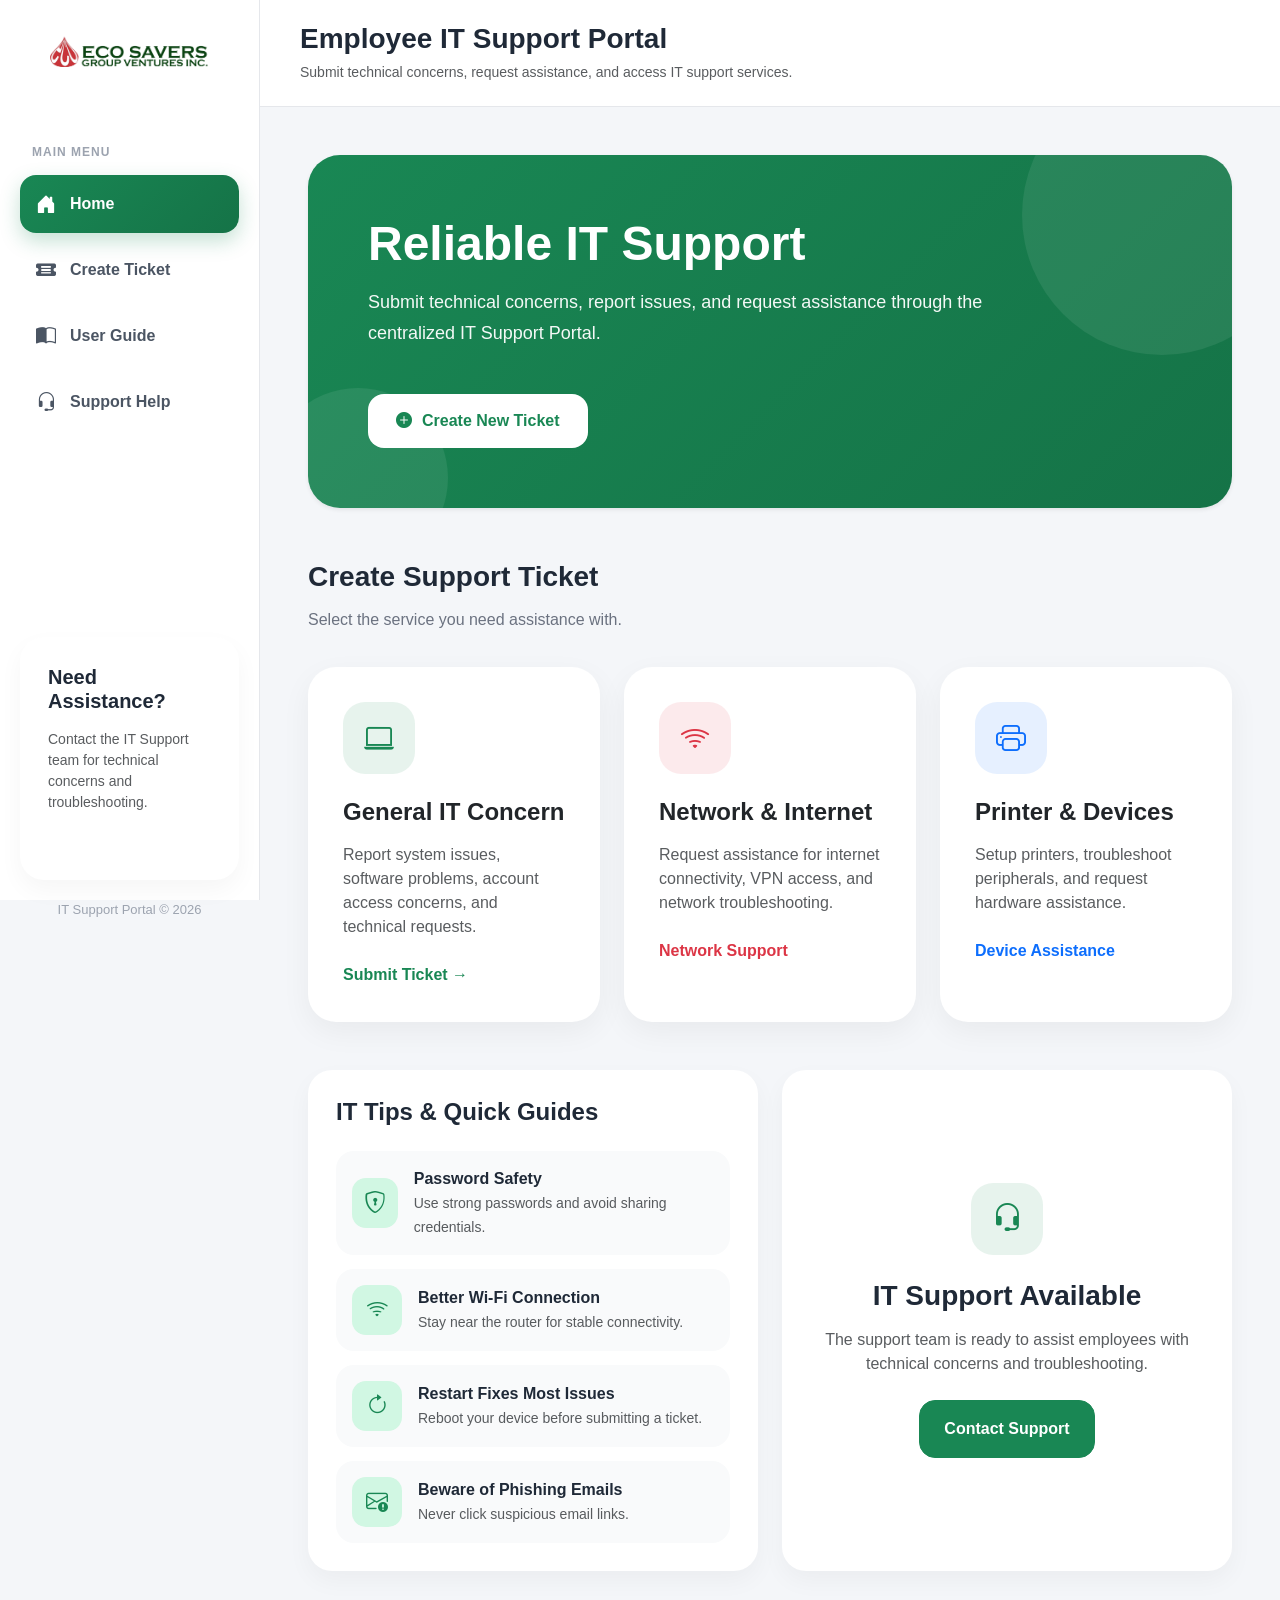
<file: index.html>
<!doctype html>
<html lang="en">
<head>

  <meta charset="utf-8">
  <meta name="viewport" content="width=device-width, initial-scale=1">

  <title>IT Support Portal</title>

  <!-- Bootstrap -->
  <link href="https://cdn.jsdelivr.net/npm/bootstrap@5.3.8/dist/css/bootstrap.min.css" rel="stylesheet">

  <!-- Bootstrap Icons -->
  <link rel="stylesheet" href="https://cdn.jsdelivr.net/npm/bootstrap-icons@1.11.3/font/bootstrap-icons.min.css">

  <!-- CSS -->
  <link rel="stylesheet" href="style.css">

</head>

<body>

  <!-- MOBILE HEADER -->

  <div class="mobile-header d-lg-none">

    <button class="menu-toggle" id="menuToggle">
      <i class="bi bi-list"></i>
    </button>

    <img
      src="img/logo.png"
      class="mobile-logo"
      alt="Logo"
    >

  </div>

  <!-- SIDEBAR -->

  <div class="sidebar" id="sidebarMenu">

    <div class="sidebar-top">

      <div class="logo-wrapper">

        <img
          src="img/logo.png"
          class="company-logo"
          alt="Company Logo"
        >

      </div>

      <div class="menu-title">
        Main Menu
      </div>

      <!-- HOME ACTIVE -->

      <a href="index.html" class="menu-link active">
        <i class="bi bi-house-door-fill"></i>
        <span>Home</span>
      </a>

      <!-- CREATE TICKET -->

      <a href="#create-ticket" class="menu-link">
        <i class="bi bi-ticket-detailed-fill"></i>
        <span>Create Ticket</span>
      </a>

      <!-- USER GUIDE -->

      <a href="#" class="menu-link">
        <i class="bi bi-book-half"></i>
        <span>User Guide</span>
      </a>

      <!-- SUPPORT HELP -->

      <a href="Menu/Contact.html" class="menu-link">
        <i class="bi bi-headset"></i>
        <span>Support Help</span>
      </a>

    </div>

    <div class="sidebar-bottom">

      <div class="quick-box">

        <h5 class="fw-bold mb-3">
          Need Assistance?
        </h5>

        <p class="text-muted small mb-0">
          Contact the IT Support team for technical concerns and troubleshooting.
        </p>

      </div>

      <div class="footer-note">
        IT Support Portal © 2026
      </div>

    </div>

  </div>

  <!-- MAIN CONTENT -->

  <div class="main-content">

    <!-- TOPBAR -->

    <div class="topbar">

      <div class="topbar-wrapper">

        <div class="welcome-text">

          <h4 class="fw-bold mb-1">
            Employee IT Support Portal
          </h4>

          <small class="text-muted">
            Submit technical concerns, request assistance,
            and access IT support services.
          </small>

        </div>

      </div>

    </div>

    <!-- CONTENT -->

    <div class="container-fluid p-4 p-lg-5">

      <!-- HERO -->

      <div class="hero shadow-sm mb-5">

        <h1>
          Reliable IT Support
        </h1>

        <p>
          Submit technical concerns, report issues,
          and request assistance through the centralized
          IT Support Portal.
        </p>

        <a
          href="https://docs.google.com/forms/d/e/1FAIpQLScOpnjtS-dSSPxWk6qvaEMnsLCvSsf_MKZdsMsvRx3lH-4zGA/viewform?usp=publish-editor"
          class="hero-btn"
        >

          <i class="bi bi-plus-circle-fill"></i>
          Create New Ticket

        </a>

      </div>

      <!-- SECTION -->

      <div class="mb-4">

        <div class="section-title">
          Create Support Ticket
        </div>

        <div class="section-subtitle">
          Select the service you need assistance with.
        </div>

      </div>

      <!-- CARDS -->

      <div class="row g-4 mb-4" id="create-ticket">

        <!-- CARD 1 -->

        <div class="col-lg-4">

          <a
            href="https://docs.google.com/forms/d/e/1FAIpQLScOpnjtS-dSSPxWk6qvaEMnsLCvSsf_MKZdsMsvRx3lH-4zGA/viewform?usp=publish-editor"
            class="text-decoration-none"
          >

            <div class="ticket-card">

              <div class="icon-box bg-success bg-opacity-10 text-success">
                <i class="bi bi-laptop"></i>
              </div>

              <h4 class="fw-bold mt-4 text-dark">
                General IT Concern
              </h4>

              <p class="text-muted mt-3 mb-4">
                Report system issues, software problems,
                account access concerns, and technical requests.
              </p>

              <div class="fw-semibold text-success">
                Submit Ticket →
              </div>

            </div>

          </a>

        </div>

        <!-- CARD 2 -->

        <div class="col-lg-4">

          <a
            href="https://your-link-here.com"
            class="text-decoration-none"
          >

            <div class="ticket-card">

              <div class="icon-box bg-danger bg-opacity-10 text-danger">
                <i class="bi bi-wifi"></i>
              </div>

              <h4 class="fw-bold mt-4 text-dark">
                Network & Internet
              </h4>

              <p class="text-muted mt-3 mb-4">
                Request assistance for internet connectivity,
                VPN access, and network troubleshooting.
              </p>

              <div class="fw-semibold text-danger">
                Network Support
              </div>

            </div>

          </a>

        </div>

        <!-- CARD 3 -->

        <div class="col-lg-4">

          <a
            href="https://docs.google.com/forms/d/e/1FAIpQLSfY0j_-MN0MgOugFqTa7WzdPC8auqD1w-EpZJLv12QRz_XvjQ/viewform?usp=header"
            class="text-decoration-none"
          >

            <div class="ticket-card">

              <div class="icon-box bg-primary bg-opacity-10 text-primary">
                <i class="bi bi-printer"></i>
              </div>

              <h4 class="fw-bold mt-4 text-dark">
                Printer & Devices
              </h4>

              <p class="text-muted mt-3 mb-4">
                Setup printers, troubleshoot peripherals,
                and request hardware assistance.
              </p>

              <div class="fw-semibold text-primary">
                Device Assistance
              </div>

            </div>

          </a>

        </div>

      </div>

      <!-- IT TIPS -->

      <div class="row g-4 mt-1">

        <!-- LEFT -->

        <div class="col-lg-6">

          <div class="quick-box h-100">

            <h4 class="fw-bold mb-4">
              IT Tips & Quick Guides
            </h4>

            <div class="quick-item">

              <div class="quick-icon">
                <i class="bi bi-shield-lock"></i>
              </div>

              <div>
                <div class="fw-semibold">
                  Password Safety
                </div>

                <small class="text-muted">
                  Use strong passwords and avoid sharing credentials.
                </small>
              </div>

            </div>

            <div class="quick-item">

              <div class="quick-icon">
                <i class="bi bi-wifi"></i>
              </div>

              <div>
                <div class="fw-semibold">
                  Better Wi-Fi Connection
                </div>

                <small class="text-muted">
                  Stay near the router for stable connectivity.
                </small>
              </div>

            </div>

            <div class="quick-item">

              <div class="quick-icon">
                <i class="bi bi-arrow-clockwise"></i>
              </div>

              <div>
                <div class="fw-semibold">
                  Restart Fixes Most Issues
                </div>

                <small class="text-muted">
                  Reboot your device before submitting a ticket.
                </small>
              </div>

            </div>

            <div class="quick-item mb-0">

              <div class="quick-icon">
                <i class="bi bi-envelope-exclamation"></i>
              </div>

              <div>
                <div class="fw-semibold">
                  Beware of Phishing Emails
                </div>

                <small class="text-muted">
                  Never click suspicious email links.
                </small>
              </div>

            </div>

          </div>

        </div>

        <!-- RIGHT -->

        <div class="col-lg-6">

          <div class="quick-box h-100 d-flex flex-column justify-content-center">

            <div class="text-center">

              <div class="icon-box bg-success bg-opacity-10 text-success mx-auto mb-4">
                <i class="bi bi-headset"></i>
              </div>

              <h3 class="fw-bold mb-3">
                IT Support Available
              </h3>

              <p class="text-muted mb-4">
                The support team is ready to assist employees
                with technical concerns and troubleshooting.
              </p>

              <button class="btn btn-success rounded-4 px-4 py-3 fw-semibold">
                Contact Support
              </button>

            </div>

          </div>

        </div>

      </div>

    </div>

  </div>

  <!-- Bootstrap JS -->

  <script src="https://cdn.jsdelivr.net/npm/bootstrap@5.3.8/dist/js/bootstrap.bundle.min.js"></script>

  <!-- SIDEBAR TOGGLE -->

  <script>

    const menuToggle = document.getElementById("menuToggle");
    const sidebar = document.getElementById("sidebarMenu");

    menuToggle.addEventListener("click", () => {
      sidebar.classList.toggle("show");
    });

  </script>

</body>
</html>
</file>
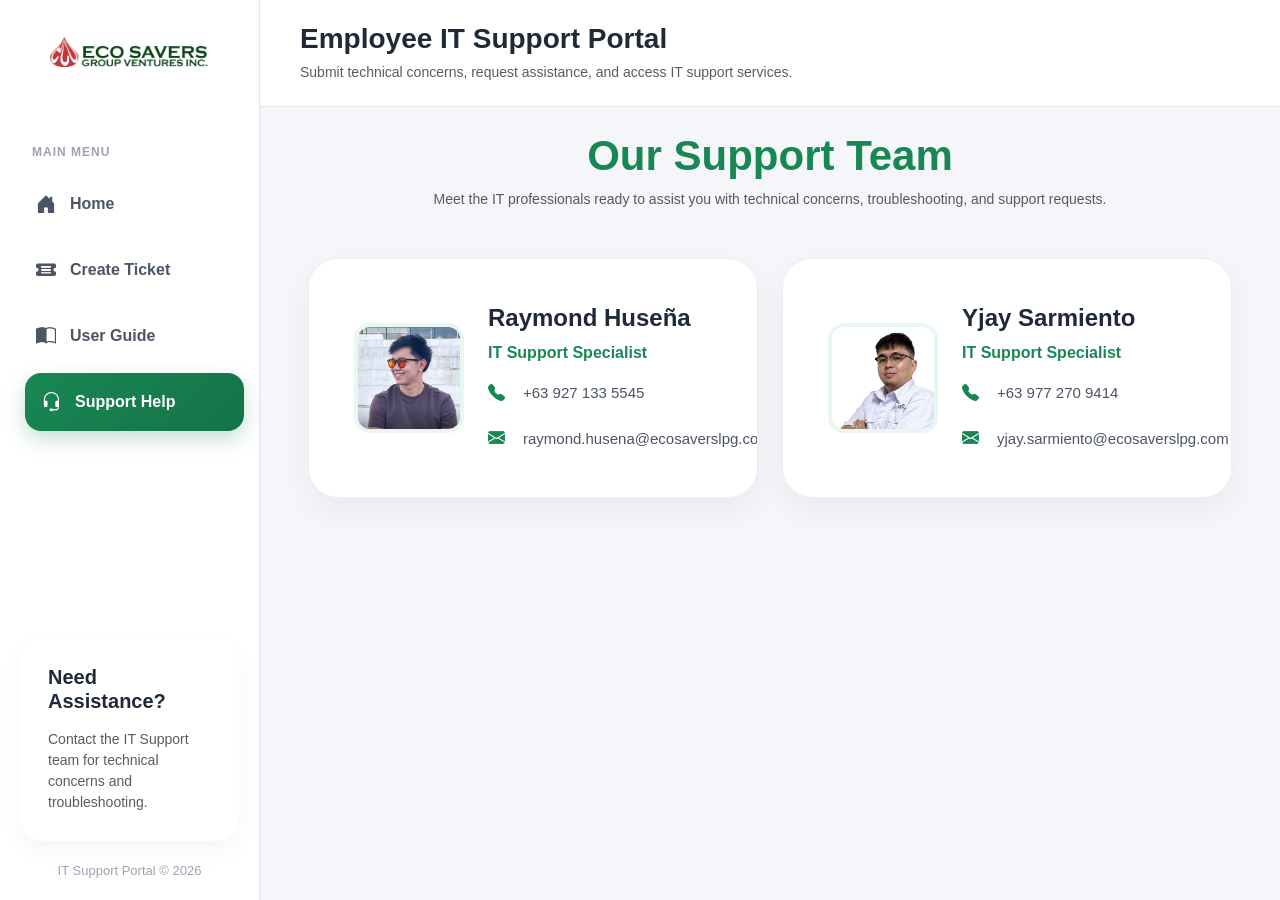
<file: Menu/Contact.html>
<!doctype html>
<html lang="en">
<head>

  <meta charset="utf-8">
  <meta name="viewport" content="width=device-width, initial-scale=1">

  <title>IT Support Portal</title>

  <!-- Bootstrap -->
  <link href="https://cdn.jsdelivr.net/npm/bootstrap@5.3.8/dist/css/bootstrap.min.css" rel="stylesheet">

  <!-- Bootstrap Icons -->
  <link rel="stylesheet" href="https://cdn.jsdelivr.net/npm/bootstrap-icons@1.11.3/font/bootstrap-icons.min.css">

  <!-- CSS -->
  <link rel="stylesheet" href="Contact.css">

</head>

<body>

  <!-- MOBILE HEADER -->

  <div class="mobile-header d-lg-none">

    <button class="menu-toggle" id="menuToggle">
      <i class="bi bi-list"></i>
    </button>

    <img
      src="img/logo.png"
      class="mobile-logo"
      alt="Logo"
    >

  </div>

  <!-- SIDEBAR -->

  <div class="sidebar" id="sidebarMenu">

    <div class="sidebar-top">

      <div class="logo-wrapper">

        <img
          src="img/logo.png"
          class="company-logo"
          alt="Company Logo"
        >

      </div>

      <div class="menu-title">
        Main Menu
      </div>

      <!-- HOME -->

      <a href="../index.html" class="menu-link">
        <i class="bi bi-house-door-fill"></i>
        <span>Home</span>
      </a>

      <!-- CREATE TICKET -->

      <a href="create-ticket.html" class="menu-link">
        <i class="bi bi-ticket-detailed-fill"></i>
        <span>Create Ticket</span>
      </a>

      <!-- USER GUIDE -->

      <a href="guide.html" class="menu-link">
        <i class="bi bi-book-half"></i>
        <span>User Guide</span>
      </a>

      <!-- SUPPORT HELP -->

      <a href="contact.html" class="menu-link active">
        <i class="bi bi-headset"></i>
        <span>Support Help</span>
      </a>

    </div>

    <div class="sidebar-bottom">

      <div class="quick-box">

        <h5 class="fw-bold mb-3">
          Need Assistance?
        </h5>

        <p class="text-muted small mb-0">
          Contact the IT Support team for technical concerns and troubleshooting.
        </p>

      </div>

      <div class="footer-note">
        IT Support Portal © 2026
      </div>

    </div>

  </div>

  <!-- MAIN CONTENT -->

  <div class="main-content">

    <!-- TOPBAR -->

    <div class="topbar">

      <div class="topbar-wrapper">

        <div class="welcome-text">

          <h4 class="fw-bold mb-1">
            Employee IT Support Portal
          </h4>

          <small class="text-muted">
            Submit technical concerns, request assistance,
            and access IT support services.
          </small>

        </div>

      </div>

    </div>

    <!-- CONTACT SECTION -->

    <div class="container-fluid py-4 px-lg-5 px-3">

      <div class="text-center mb-5">

        <h2 class="fw-bold contact-title">
          Our Support Team
        </h2>

        <p class="text-muted small">
          Meet the IT professionals ready to assist you with
          technical concerns, troubleshooting, and support requests.
        </p>

      </div>

      <div class="row g-4 justify-content-center">

        <!-- PERSON 1 -->

        <div class="col-lg-6">

          <div class="support-card large-card">

            <div class="d-flex align-items-center gap-4 flex-column flex-md-row">

              <img
                src="img/rjay.png"
                alt="Support"
                width="110"
                height="110"
                class="rounded-4 object-fit-cover support-img"
              >

              <div>

                <h4 class="fw-bold mb-2">
                  Raymond Huseña
                </h4>

                <p class="text-success fw-semibold mb-3">
                  IT Support Specialist
                </p>

                <div class="support-info">

                  <p class="mb-2">
                    <i class="bi bi-telephone-fill text-success me-2"></i>
                    +63 927 133 5545
                  </p>

                  <p class="mb-0">
                    <i class="bi bi-envelope-fill text-success me-2"></i>
                    raymond.husena@ecosaverslpg.com
                  </p>

                </div>

              </div>

            </div>

          </div>

        </div>

        <!-- PERSON 2 -->

        <div class="col-lg-6">

          <div class="support-card large-card">

            <div class="d-flex align-items-center gap-4 flex-column flex-md-row">

              <img
                src="img/yjay.png"
                alt="Support"
                width="110"
                height="110"
                class="rounded-4 object-fit-cover support-img"
              >

              <div>

                <h4 class="fw-bold mb-2">
                  Yjay Sarmiento
                </h4>

                <p class="text-success fw-semibold mb-3">
                  IT Support Specialist
                </p>

                <div class="support-info">

                  <p class="mb-2">
                    <i class="bi bi-telephone-fill text-success me-2"></i>
                    +63 977 270 9414
                  </p>

                  <p class="mb-0">
                    <i class="bi bi-envelope-fill text-success me-2"></i>
                   yjay.sarmiento@ecosaverslpg.com
                  </p>

                </div>

              </div>

            </div>

          </div>

        </div>

      </div>

    </div>

  </div>

  <!-- Bootstrap JS -->

  <script src="https://cdn.jsdelivr.net/npm/bootstrap@5.3.8/dist/js/bootstrap.bundle.min.js"></script>

  <!-- Sidebar Toggle -->

  <script>

    const menuToggle = document.getElementById("menuToggle");
    const sidebar = document.getElementById("sidebarMenu");

    menuToggle.addEventListener("click", () => {
      sidebar.classList.toggle("show");
    });

  </script>

</body>
</html>
</file>
<file: style.css>
*{
  margin:0;
  padding:0;
  box-sizing:border-box;
}

:root{
  --primary:#198754;
  --primary-dark:#157347;
  --bg:#f4f6f9;
  --white:#ffffff;
  --text:#1f2937;
  --muted:#6b7280;
  --border:#e5e7eb;
}

body{
  background:var(--bg);
  font-family:Arial,sans-serif;
  color:var(--text);
  overflow-x:hidden;
}

a{
  text-decoration:none;
}

/* MOBILE HEADER */
.mobile-header{
  display:none;
  align-items:center;
  justify-content:space-between;
  padding:14px 18px;
  background:var(--white);
  border-bottom:1px solid var(--border);
  position:fixed;
  top:0;
  left:0;
  width:100%;
  z-index:1200;
}

.mobile-logo{
  width:130px;
  object-fit:contain;
}

.menu-toggle{
  border:none;
  outline:none;
  width:45px;
  height:45px;
  border-radius:14px;
  background:var(--primary);
  color:#fff;
  font-size:24px;
  display:flex;
  align-items:center;
  justify-content:center;
  transition:all .25s ease;
}

.menu-toggle:hover{
  background:var(--primary-dark);
  transform:scale(1.05);
}

/* SIDEBAR */
.sidebar{
  width:260px;
  height:100vh;
  background:var(--white);
  border-right:1px solid var(--border);
  position:fixed;
  top:0;
  left:0;
  padding:12px 20px 20px;
  z-index:1100;
  display:flex;
  flex-direction:column;
  justify-content:space-between;
  transition:.3s ease;
}

.sidebar-top{
  display:flex;
  flex-direction:column;
}

.logo-wrapper{
  text-align:center;
  margin-bottom:20px;
}

.company-logo{
  width:170px;
  max-width:100%;
  object-fit:contain;
}

.menu-title{
  font-size:12px;
  color:#9ca3af;
  text-transform:uppercase;
  letter-spacing:1px;
  margin-bottom:14px;
  padding-left:12px;
  font-weight:700;
}

/* MENU */
.menu-link{
  display:flex;
  align-items:center;
  gap:14px;
  padding:14px 16px;
  border-radius:16px;
  color:#4b5563;
  font-weight:600;
  margin-bottom:8px;
  transition:all .25s ease;
}

.menu-link i{
  font-size:20px;
  transition:.25s ease;
}

/* HOVER */
.menu-link:hover{
  background:linear-gradient(135deg,var(--primary),var(--primary-dark));
  color:#fff;
  transform:translateX(5px);
  box-shadow:0 8px 20px rgba(25,135,84,.25);
}

.menu-link:hover i{
  color:#fff;
}

/* ACTIVE */
.menu-link.active{
  background:linear-gradient(135deg,var(--primary),var(--primary-dark));
  color:#fff;
  box-shadow:0 8px 20px rgba(25,135,84,.25);
}

.menu-link.active i{
  color:#fff;
}

/* MAIN CONTENT */
.main-content{
  margin-left:260px;
  min-height:100vh;
  transition:.3s ease;
}

/* TOPBAR */
.topbar{
  background:rgba(255,255,255,.95);
  backdrop-filter:blur(10px);
  border-bottom:1px solid var(--border);
  padding:22px 40px;
  position:sticky;
  top:0;
  z-index:1000;
}

.topbar-wrapper{
  display:flex;
  align-items:center;
  justify-content:space-between;
  gap:20px;
  flex-wrap:wrap;
}

.welcome-text{
  flex:1;
  min-width:250px;
}

.welcome-text h4{
  font-size:28px;
}

.welcome-text small{
  color:var(--muted);
  font-size:14px;
  line-height:1.6;
}

/* HERO */
.hero{
  background:linear-gradient(135deg,var(--primary),var(--primary-dark));
  border-radius:32px;
  padding:60px;
  color:#fff;
  position:relative;
  overflow:hidden;
}

.hero::before,
.hero::after{
  content:'';
  position:absolute;
  border-radius:50%;
  background:rgba(255,255,255,.08);
}

.hero::before{
  width:280px;
  height:280px;
  top:-80px;
  right:-70px;
}

.hero::after{
  width:180px;
  height:180px;
  bottom:-60px;
  left:-40px;
}

.hero h1{
  font-size:48px;
  font-weight:800;
  margin-bottom:15px;
  position:relative;
  z-index:2;
}

.hero p{
  font-size:18px;
  max-width:650px;
  opacity:.95;
  line-height:1.7;
  position:relative;
  z-index:2;
}

/* BUTTON (UPDATED WITH RED HOVER) */
.hero-btn{
  margin-top:30px;
  background:#fff;
  color:var(--primary);
  padding:15px 28px;
  border-radius:16px;
  font-weight:700;
  display:inline-flex;
  align-items:center;
  gap:10px;
  transition:all .3s ease;
  position:relative;
  z-index:2;
}

.hero-btn:hover{
  transform:translateY(-3px);
  background:#31a75e;   /* RED hover */
  color:#fff;
  box-shadow:0 10px 25px rgba(220,53,69,.3);
}

/* SECTION */
.section-title{
  font-size:28px;
  font-weight:800;
  margin-bottom:10px;
}

.section-subtitle{
  color:var(--muted);
  margin-bottom:35px;
}

/* CARDS */
.ticket-card{
  background:var(--white);
  border-radius:28px;
  padding:35px;
  height:100%;
  transition:all .25s ease;
  box-shadow:0 10px 30px rgba(0,0,0,.05);
}

.ticket-card:hover{
  transform:translateY(-4px);
}

/* ICON */
.icon-box{
  width:72px;
  height:72px;
  border-radius:22px;
  display:flex;
  align-items:center;
  justify-content:center;
  font-size:30px;
}

/* QUICK BOX */
.quick-box{
  background:#fff;
  border-radius:24px;
  padding:28px;
  height:100%;
  box-shadow:0 10px 25px rgba(0,0,0,.04);
}

.quick-item{
  display:flex;
  align-items:center;
  gap:16px;
  padding:16px;
  border-radius:18px;
  background:#f9fafb;
  margin-bottom:14px;
  transition:all .25s ease;
}

.quick-item:hover{
  background:#eefbf4;
  transform:translateX(4px);
}

.quick-icon{
  width:50px;
  height:50px;
  border-radius:14px;
  background:#d1f7e3;
  color:var(--primary);
  display:flex;
  align-items:center;
  justify-content:center;
  font-size:22px;
}

.footer-note{
  color:#9ca3af;
  font-size:13px;
  margin-top:20px;
  text-align:center;
}

/* RESPONSIVE */
@media(max-width:991px){
  .mobile-header{display:flex;}
  .sidebar{left:-100%; width:280px;}
  .sidebar.show{left:0;}
  .main-content{margin-left:0; padding-top:80px;}
}

@media(max-width:576px){
  .hero h1{font-size:28px;}
  .hero p{font-size:14px;}
  .hero-btn{width:100%; justify-content:center;}
}
</file>
<file: Menu/Contact.css>
*{
  margin:0;
  padding:0;
  box-sizing:border-box;
}

:root{
  --primary:#198754;
  --primary-dark:#157347;
  --bg:#f4f6f9;
  --white:#ffffff;
  --text:#1f2937;
  --muted:#6b7280;
  --border:#e5e7eb;
}

body{
  background:var(--bg);
  font-family:Arial,sans-serif;
  color:var(--text);
  overflow-x:hidden;
}

a{
  text-decoration:none;
}

/* MOBILE HEADER */

.mobile-header{
  display:none;
  align-items:center;
  justify-content:space-between;
  padding:14px 18px;
  background:var(--white);
  border-bottom:1px solid var(--border);
  position:fixed;
  top:0;
  left:0;
  width:100%;
  z-index:1200;
}

.mobile-logo{
  width:130px;
  object-fit:contain;
}

.menu-toggle{
  border:none;
  outline:none;
  width:45px;
  height:45px;
  border-radius:14px;
  background:var(--primary);
  color:#fff;
  font-size:24px;
  display:flex;
  align-items:center;
  justify-content:center;
  transition:all .25s ease;
}

.menu-toggle:hover{
  background:var(--primary-dark);
  transform:scale(1.05);
}

/* SIDEBAR */

.sidebar{
  width:260px;
  height:100vh;
  background:var(--white);
  border-right:1px solid var(--border);
  position:fixed;
  top:0;
  left:0;
  padding:12px 20px 20px;
  z-index:1100;
  display:flex;
  flex-direction:column;
  justify-content:space-between;
  transition:.3s ease;
}

.sidebar-top{
  display:flex;
  flex-direction:column;
}

.logo-wrapper{
  text-align:center;
  margin-bottom:20px;
}

.company-logo{
  width:170px;
  max-width:100%;
  object-fit:contain;
}

.menu-title{
  font-size:12px;
  color:#9ca3af;
  text-transform:uppercase;
  letter-spacing:1px;
  margin-bottom:14px;
  padding-left:12px;
  font-weight:700;
}

/* MENU */

.menu-link{
  display:flex;
  align-items:center;
  gap:14px;
  padding:14px 16px;
  border-radius:16px;
  color:#4b5563;
  font-weight:600;
  margin-bottom:8px;
  transition:all .25s ease;
}

.menu-link i{
  font-size:20px;
  transition:.25s ease;
}

/* HOVER */

.menu-link:hover{
  background:linear-gradient(135deg,var(--primary),var(--primary-dark));
  color:#fff;
  transform:translateX(5px);
  box-shadow:0 8px 20px rgba(25,135,84,.25);
}

.menu-link:hover i{
  color:#fff;
}

/* ACTIVE */

.menu-link.active{
  background:linear-gradient(135deg,var(--primary),var(--primary-dark));
  color:#fff;
  transform:translateX(5px);
  box-shadow:0 8px 20px rgba(25,135,84,.25);
}

.menu-link.active i{
  color:#fff;
}

/* MAIN CONTENT */

.main-content{
  margin-left:260px;
  min-height:100vh;
  transition:.3s ease;
}

/* TOPBAR */

.topbar{
  background:rgba(255,255,255,.95);
  backdrop-filter:blur(10px);
  border-bottom:1px solid var(--border);
  padding:22px 40px;
  position:sticky;
  top:0;
  z-index:1000;
}

.topbar-wrapper{
  display:flex;
  align-items:center;
  justify-content:space-between;
  gap:20px;
  flex-wrap:wrap;
}

.welcome-text{
  flex:1;
  min-width:250px;
}

.welcome-text h4{
  font-size:28px;
}

.welcome-text small{
  color:var(--muted);
  font-size:14px;
  line-height:1.6;
}

/* CONTACT SECTION */

.contact-title{
  font-size:42px;
  color:var(--primary);
  font-weight:800;
}

.support-card{
  background:var(--white);
  border-radius:30px;
  padding:45px;
  height:100%;
  border:1px solid #edf0f2;
  box-shadow:0 12px 30px rgba(0,0,0,.05);
  transition:all .35s ease;
  position:relative;
  overflow:hidden;
}

.support-card::before{
  content:'';
  position:absolute;
  inset:0;
  border-radius:30px;
  padding:1px;
  background:linear-gradient(
    135deg,
    rgba(25,135,84,.0),
    rgba(25,135,84,.25),
    rgba(25,135,84,.0)
  );
  opacity:0;
  transition:.35s ease;
}

.support-card:hover{
  transform:translateY(-8px) scale(1.01);
  border-color:rgba(25,135,84,.35);
  box-shadow:
    0 0 0 1px rgba(25,135,84,.08),
    0 15px 35px rgba(25,135,84,.18),
    0 0 25px rgba(25,135,84,.12);
}

.support-card:hover::before{
  opacity:1;
}

.support-img{
  width:110px;
  height:110px;
  border-radius:24px;
  object-fit:cover;
  border:4px solid #e8f7ef;
  transition:.3s ease;
}

.support-card:hover .support-img{
  transform:scale(1.05);
}

.support-name{
  font-size:28px;
  font-weight:800;
  margin-bottom:10px;
  color:var(--text);
}

.support-role{
  color:var(--primary);
  font-weight:700;
  margin-bottom:20px;
  font-size:16px;
}

.support-info{
  display:flex;
  flex-direction:column;
  gap:12px;
}

.support-info p{
  margin:0;
  color:#4b5563;
  font-size:15px;
  display:flex;
  align-items:center;
  gap:10px;
}

.support-info i{
  color:var(--primary);
  font-size:17px;
}

.footer-note{
  color:#9ca3af;
  font-size:13px;
  margin-top:20px;
  text-align:center;
}

.quick-box{
  background:#fff;
  border-radius:24px;
  padding:28px;
  box-shadow:0 10px 25px rgba(0,0,0,.04);
}

/* RESPONSIVE */

@media(max-width:991px){

  .mobile-header{
    display:flex;
  }

  .sidebar{
    left:-100%;
    width:280px;
  }

  .sidebar.show{
    left:0;
  }

  .main-content{
    margin-left:0;
    padding-top:80px;
  }

}

@media(max-width:768px){

  .support-card{
    padding:35px 25px;
    text-align:center;
  }

  .support-name{
    font-size:24px;
  }

  .support-info{
    align-items:center;
  }

}

@media(max-width:576px){

  .welcome-text h4{
    font-size:22px;
  }

  .topbar{
    padding:18px 20px;
  }

  .contact-title{
    font-size:32px;
  }

  .support-card{
    padding:28px 20px;
  }

  .support-img{
    width:95px;
    height:95px;
  }

  .support-name{
    font-size:22px;
  }

  .support-role{
    font-size:14px;
  }

  .support-info p{
    font-size:14px;
  }

}
</file>
